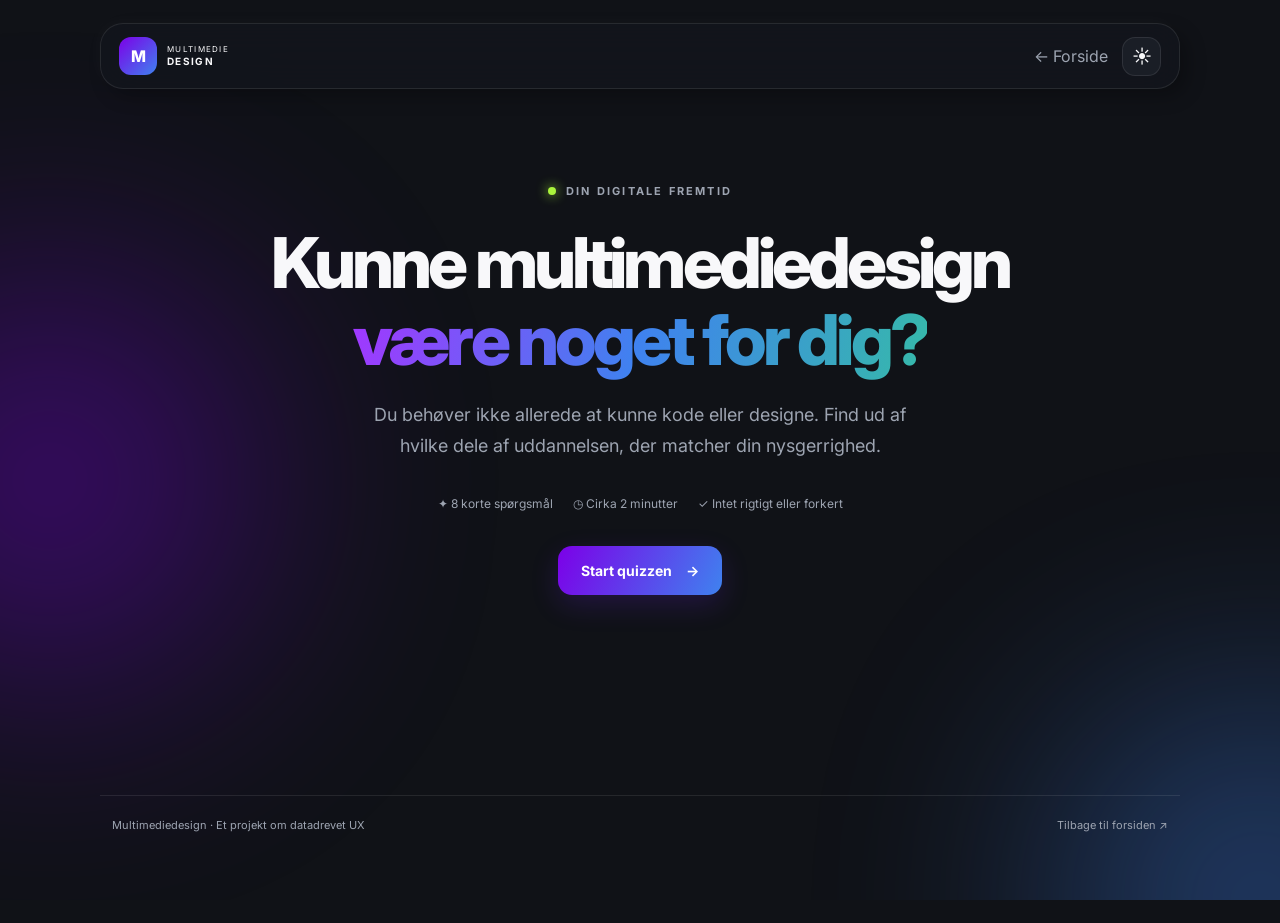
<file: quiz.html>
<!DOCTYPE html>
<html lang="da">
<head>
  <meta charset="UTF-8">
  <meta name="viewport" content="width=device-width, initial-scale=1">
  <meta name="description" content="Udforsk om multimediedesign passer til dine interesser med en kort, interaktiv quiz.">
  <title>Find din retning | Multimediedesign</title>
  <link rel="preconnect" href="https://fonts.googleapis.com">
  <link rel="preconnect" href="https://fonts.gstatic.com" crossorigin>
  <link href="https://fonts.googleapis.com/css2?family=Inter:wght@400;500;600;700;800&display=swap" rel="stylesheet">
  <link rel="stylesheet" href="style.css">
  <link rel="stylesheet" href="quiz.css">
  <script src="quiz.js" defer></script>
</head>
<body class="dark-mode quiz-page">
  <div class="background-blobs" aria-hidden="true">
    <div class="blob blob-purple"></div><div class="blob blob-blue"></div><div class="blob blob-green"></div>
  </div>
  <header class="quiz-header">
    <a href="index.html" class="quiz-brand" aria-label="Tilbage til forsiden">
      <span class="quiz-brand-icon">M</span><span class="quiz-brand-text"><small>MULTIMEDIE</small><strong>DESIGN</strong></span>
    </a>
    <nav class="quiz-header-actions" aria-label="Sidenavigation">
      <a href="index.html" class="quiz-back"><span aria-hidden="true">←</span> Forside</a>
      <button id="themeToggle" class="quiz-theme" type="button" aria-label="Skift mellem mørkt og lyst tema" title="Skift tema"><span id="themeIcon">☀</span></button>
    </nav>
  </header>

  <main class="quiz-main" id="main">
    <section class="quiz-intro" aria-labelledby="introTitle" id="introPanel">
      <span class="quiz-eyebrow"><span class="quiz-status-dot"></span> DIN DIGITALE FREMTID</span>
      <h1 id="introTitle">Kunne multimediedesign <span class="quiz-gradient">være noget for dig?</span></h1>
      <p>Du behøver ikke allerede at kunne kode eller designe. Find ud af hvilke dele af uddannelsen, der matcher din nysgerrighed.</p>
      <div class="quiz-meta"><span>✦ 8 korte spørgsmål</span><span>◷ Cirka 2 minutter</span><span>✓ Intet rigtigt eller forkert</span></div>
      <button id="startButton" class="quiz-primary" type="button">Start quizzen <span aria-hidden="true">→</span></button>
    </section>

    <section id="questionPanel" class="quiz-shell" aria-label="Spørgsmål" hidden>
      <div class="quiz-topline"><span id="stepLabel">SPØRGSMÅL 1 AF 8</span><span id="progressLabel">13%</span></div>
      <div class="quiz-progress" role="progressbar" id="progressBar" aria-label="Quiz-fremdrift" aria-valuemin="0" aria-valuemax="8" aria-valuenow="1"><div id="progressFill"></div></div>
      <div class="quiz-question-card">
        <div class="quiz-question-icon" id="questionIcon" aria-hidden="true">✦</div>
        <h2 id="questionTitle" tabindex="-1"></h2>
        <p id="questionDescription" class="quiz-question-description"></p>
        <div id="answerGrid" class="quiz-answer-grid" role="group" aria-label="Vælg et svar"></div>
      </div>
      <div class="quiz-bottomline">
        <button type="button" id="backButton" class="quiz-secondary">← Tilbage</button>
        <button type="button" id="nextButton" class="quiz-primary" disabled>Næste spørgsmål →</button>
      </div>
    </section>

    <section id="resultPanel" class="quiz-result" aria-labelledby="resultHeading" hidden>
      <span class="quiz-eyebrow"><span class="quiz-status-dot"></span> DIT RESULTAT</span>
      <h2 id="resultHeading" tabindex="-1">Din kreative profil</h2>
      <p id="resultLead" class="quiz-result-lead"></p>
      <div class="quiz-score-layout">
        <div class="quiz-score-circle" id="scoreCircle" role="img" aria-label="Dit vejledende interessematch">
          <div><strong id="scoreValue">0%</strong><span>interessematch</span></div>
        </div>
        <div class="quiz-score-copy">
          <span class="quiz-kicker">DIT VEJLEDENDE MATCH</span>
          <h3 id="matchTitle"></h3>
          <p id="matchText"></p>
        </div>
      </div>
      <div class="quiz-profile-card">
        <h3>Dine interesseområder</h3>
        <p>Se hvilke områder af multimediedesign dine svar peger imod.</p>
        <div id="categoryBars" class="quiz-category-bars"></div>
      </div>
      <div class="quiz-nextsteps">
        <h3>Hvad kan du undersøge nu?</h3>
        <p id="nextStepText"></p>
        <div class="quiz-result-actions">
          <a class="quiz-primary quiz-link-button" href="index.html#kompetencer">Udforsk kompetencerne <span aria-hidden="true">→</span></a>
          <a class="quiz-secondary quiz-link-button" href="https://www.ug.dk/videregaaende-uddannelser/erhvervsakademiuddannelser/multimediedesigner" target="_blank" rel="noopener noreferrer">Læs om uddannelsen ↗</a>
          <button class="quiz-secondary" id="restartButton" type="button">↻ Prøv igen</button>
        </div>
      </div>
      <p class="quiz-disclaimer">Procenten er beregnet ud fra svarene i denne quiz og de valgte spørgsmål – ikke ud fra validerede optagelsesdata eller en måling af dine evner. Et lavt match betyder ikke, at uddannelsen er udelukket.</p>
    </section>
  </main>
  <footer class="quiz-footer"><span>Multimediedesign · Et projekt om datadrevet UX</span><a href="index.html">Tilbage til forsiden ↗</a></footer>
</body>
</html>
</file>
<file: style.css>
/* ==========================================================
MULTIMEDIEDESIGN — STYLE.CSS
01  Tema og variabler
02  Reset og globale elementer
03  Baggrund, glas og fælles komponenter
04  Header og navigation
05  Hero og laptop
06  Sektioner og intro
07  Karriere-popups
08  Skills
09  Statistik
10  Quiz og footer
11  Responsive (1050 / 800 / 550 px)
========================================================== */

/* 01 — TEMA OG VARIABLER ---------------------------------- */

:root {

    --purple: #7c00e8;

    --purple-light: #a336ff;

    --blue: #3f82ef;

    --blue-light: #67a2ff;

    --green: #aaf43c;

    --green-light: #c3ff70;

    --black: #101217;

    --background: #101217;

    --background-secondary: #15181f;

    --surface: rgba(255, 255, 255, 0.06);

    --surface-hover: rgba(255, 255, 255, 0.09);

    --card: #1a1e26;

    --card-secondary: #20252e;

    --text: #f8f8fa;

    --text-muted: #9da4b1;

    --border: rgba(255, 255, 255, 0.09);

    --glass-bg: rgba(20, 23, 30, 0.68);

    /* Ens glaslook på alle STORE sektioner og statistikkort */

    --section-glass: rgba(20, 23, 30, 0.38);

    --inner-card-glass: rgba(26, 30, 38, 0.52);

    --section-blur: 9px;

    --section-air: clamp(110px, 12vw, 190px);

    --shadow: 15px 15px 35px rgba(0, 0, 0, 0.32), -8px -8px 25px rgba(255, 255, 255, 0.025);

    --shadow-small: 8px 8px 18px rgba(0, 0, 0, 0.25), -4px -4px 14px rgba(255, 255, 255, 0.025);

    --inset-shadow: inset 3px 3px 8px rgba(0, 0, 0, 0.25), inset -3px -3px 8px rgba(255, 255, 255, 0.04);

    --radius-large: 32px;

    --radius-medium: 22px;

    --radius-small: 14px;

    --transition: 0.3s ease;
}


body.light-mode {

    --background: #e8eaee;

    --background-secondary: #f3f4f6;

    --surface: rgba(255, 255, 255, 0.55);

    --surface-hover: rgba(255, 255, 255, 0.85);

    --card: #e6e8ec;

    --card-secondary: #f0f1f4;

    --text: #12151b;

    --text-muted: #626976;

    --border: rgba(20, 25, 35, 0.08);

    --glass-bg: rgba(245, 246, 249, 0.72);

    --section-glass: rgba(245, 246, 249, 0.42);

    --inner-card-glass: rgba(245, 246, 249, 0.65);

    --shadow: 14px 14px 32px rgba(163, 168, 180, 0.55), -12px -12px 30px rgba(255, 255, 255, 0.9);

    --shadow-small: 7px 7px 16px rgba(163, 168, 180, 0.45), -7px -7px 16px rgba(255, 255, 255, 0.85);

    --inset-shadow: inset 3px 3px 8px rgba(163, 168, 180, 0.45), inset -3px -3px 8px rgba(255, 255, 255, 0.8);
}


/* 02 — RESET OG GLOBALT ----------------------------------- */

* {

    margin: 0;

    padding: 0;

    box-sizing: border-box;
}


html {

    scroll-behavior: smooth;
}


body {

    font-family: "Inter", sans-serif;

    background:
            radial-gradient(circle at 20% 0%, rgba(124, 0, 232, 0.11), transparent 28%),
            radial-gradient(circle at 80% 15%, rgba(63, 130, 239, 0.09), transparent 25%),
            var(--background);

    color: var(--text);

    min-height: 100vh;

    transition: background var(--transition), color var(--transition);

    overflow-x: hidden;
}


a {

    text-decoration: none;

    color: inherit;
}


button {

    font-family: inherit;
}


main {

    width: min(1240px, calc(100% - 40px));

    margin: auto;
}


/* 03 — BAGGRUND, GLAS OG FÆLLES KOMPONENTER --------------- */

.background-blobs {

    position: fixed;

    width: 100%;

    height: 100%;

    left: 0;

    top: 0;

    pointer-events: none;

    overflow: hidden;

    z-index: -1;
}


.blob {

    position: absolute;

    width: 400px;

    height: 400px;

    border-radius: 50%;

    filter: blur(130px);

    opacity: 0.12;
}


.blob-purple {

    background: var(--purple);

    left: -150px;

    top: 280px;
}


.blob-blue {

    background: var(--blue);

    right: -180px;

    top: 700px;
}


.blob-green {

    background: var(--green);

    left: 40%;

    top: 1500px;

    opacity: 0.07;
}


.glass, .glass-section {

    background: var(--glass-bg);

    border: 1px solid var(--border);

    backdrop-filter: blur(22px);

    -webkit-backdrop-filter: blur(22px);
}


.glass-section {

    border-radius: var(--radius-large);

    padding: 50px;

    box-shadow: var(--shadow);

    margin-bottom: 90px;
}


/* Samme glaseffekt på hovedsektioner — statistik matcher denne */

main .glass-section {

    background: var(--section-glass);

    backdrop-filter: blur(var(--section-blur));

    -webkit-backdrop-filter: blur(var(--section-blur));
}


main > section + section {

    margin-top: var(--section-air);
}


.clay-card {

    background: linear-gradient(145deg, var(--card-secondary), var(--card));

    border: 1px solid var(--border);

    border-radius: var(--radius-medium);

    box-shadow: var(--shadow);

    transition: transform var(--transition), box-shadow var(--transition);
}


.clay-card:hover {

    transform: translateY(-7px);

    box-shadow: 18px 18px 35px rgba(0, 0, 0, 0.22);
}


/* Kort i main har et lettere transparent udtryk */

main .clay-card, main .mini-card {

    background: var(--inner-card-glass);
}


.section-tag {

    display: inline-flex;

    padding: 7px 10px;

    border-radius: 8px;

    background: rgba(124, 0, 232, 0.12);

    color: var(--purple-light);

    font-weight: 700;

    font-size: 0.63rem;

    letter-spacing: 1.3px;

    margin-bottom: 15px;
}


.section-heading {

    display: flex;

    justify-content: space-between;

    align-items: end;

    gap: 40px;

    margin-bottom: 40px;
}


.section-heading h2, .intro-text h2, .quiz-content h2 {

    font-size: clamp(2rem, 4vw, 3.5rem);

    letter-spacing: -2px;

    line-height: 1.05;
}


.section-heading h2 span, .intro-text h2 span, .quiz-content h2 span {

    color: var(--blue);
}


.section-heading > p {

    max-width: 400px;

    line-height: 1.65;

    color: var(--text-muted);

    font-size: 0.85rem;
}


/* 04 — HEADER OG NAVIGATION ------------------------------- */

.header {

    position: sticky;

    top: 18px;

    z-index: 1000;

    max-width: 1240px;

    height: 72px;

    margin: 18px auto 0;

    padding: 0 18px 0 22px;

    border-radius: 22px;

    display: flex;

    align-items: center;

    justify-content: space-between;

    box-shadow: var(--shadow-small);
}


.logo {

    display: flex;

    align-items: center;

    gap: 10px;
}


.logo-icon {

    width: 40px;

    height: 40px;

    display: flex;

    align-items: center;

    justify-content: center;

    border-radius: 12px;

    font-weight: 800;

    background: linear-gradient(135deg, var(--purple), var(--blue));

    color: white;

    box-shadow: 0 8px 18px rgba(124, 0, 232, 0.2);
}


.logo-text {

    display: flex;

    flex-direction: column;

    font-size: 0.65rem;

    letter-spacing: 1px;

    color: var(--text-muted);
}


.logo-text strong {

    color: var(--text);

    font-size: 0.8rem;
}


.desktop-nav {

    display: flex;

    gap: 7px;

    padding: 6px;

    background: var(--surface);

    border-radius: 14px;
}


.desktop-nav a {

    padding: 9px 15px;

    border-radius: 10px;

    font-size: 0.8rem;

    font-weight: 500;

    color: var(--text-muted);

    transition: var(--transition);
}


.desktop-nav a:hover {

    color: var(--text);

    background: var(--surface-hover);
}


.menu-container {

    position: relative;
}


.menu-button {

    width: 44px;

    height: 44px;

    border: none;

    border-radius: 13px;

    display: flex;

    flex-direction: column;

    justify-content: center;

    align-items: center;

    gap: 5px;

    cursor: pointer;

    background: var(--card);

    box-shadow: var(--shadow-small);
}


.menu-button span {

    width: 18px;

    height: 2px;

    border-radius: 10px;

    background: var(--text);

    transition: var(--transition);
}


.menu-button.active span:nth-child(1) {

    transform: translateY(7px) rotate(45deg);
}


.menu-button.active span:nth-child(2) {

    opacity: 0;
}


.menu-button.active span:nth-child(3) {

    transform: translateY(-7px) rotate(-45deg);
}


.menu-dropdown {

    position: absolute;

    width: 280px;

    right: 0;

    top: 60px;

    padding: 18px;

    border-radius: 20px;

    box-shadow: var(--shadow);

    opacity: 0;

    pointer-events: none;

    transform: translateY(-10px) scale(0.97);

    transition: var(--transition);
}


.menu-dropdown.active {

    opacity: 1;

    pointer-events: auto;

    transform: translateY(0) scale(1);
}


.menu-title {

    font-size: 0.72rem;

    color: var(--text-muted);

    text-transform: uppercase;

    letter-spacing: 1.5px;

    margin-bottom: 12px;
}


.theme-selector {

    display: flex;

    flex-direction: column;

    gap: 8px;
}


.theme-option {

    border: 1px solid transparent;

    background: transparent;

    color: var(--text);

    cursor: pointer;

    border-radius: 14px;

    padding: 12px;

    display: flex;

    align-items: center;

    gap: 12px;

    text-align: left;

    transition: var(--transition);
}


.theme-option:hover {

    background: var(--surface-hover);
}


.theme-option.active {

    background: rgba(124, 0, 232, 0.12);

    border-color: rgba(124, 0, 232, 0.25);
}


.theme-icon {

    width: 38px;

    height: 38px;

    border-radius: 11px;

    display: flex;

    align-items: center;

    justify-content: center;

    background: var(--card);

    box-shadow: var(--shadow-small);

    font-size: 1.2rem;
}


.theme-option div {

    display: flex;

    flex-direction: column;

    gap: 3px;
}


.theme-option strong {

    font-size: 0.82rem;
}


.theme-option small {

    color: var(--text-muted);

    font-size: 0.68rem;
}


/* 05 — HERO, LAPTOP OG FLYVENDE KORT ---------------------- */

.hero {

    min-height: 680px;

    padding: 100px 30px;

    display: grid;

    grid-template-columns: 1fr 1fr;

    align-items: center;

    gap: 60px;
}


.eyebrow {

    display: flex;

    align-items: center;

    gap: 8px;

    margin-bottom: 20px;

    color: var(--text-muted);

    font-size: 0.78rem;

    text-transform: uppercase;

    letter-spacing: 1.4px;
}


.eyebrow span {

    width: 8px;

    height: 8px;

    border-radius: 50%;

    background: var(--green);

    box-shadow: 0 0 12px var(--green);
}


.hero h1 {

    max-width: 650px;

    font-size: clamp(3rem, 5.6vw, 5.6rem);

    line-height: 0.98;

    letter-spacing: -4px;

    margin-bottom: 24px;
}


.gradient-text {

    padding-bottom: 8px;

    display: block;

    color: transparent;

    background: linear-gradient(90deg, var(--purple-light), var(--blue), var(--green));

    -webkit-background-clip: text;

    background-clip: text;
}


.hero-description {

    max-width: 510px;

    font-size: 1.05rem;

    line-height: 1.7;

    color: var(--text-muted);
}


.hero-buttons {

    display: flex;

    gap: 12px;

    margin-top: 32px;
}


.primary-button, .secondary-button {

    border: none;

    min-height: 50px;

    padding: 0 22px;

    border-radius: 15px;

    display: inline-flex;

    align-items: center;

    justify-content: center;

    gap: 15px;

    cursor: pointer;

    font-weight: 600;

    transition: var(--transition);
}


.primary-button {

    color: white;

    background: linear-gradient(135deg, var(--purple), var(--blue));

    box-shadow: 0 12px 25px rgba(124, 0, 232, 0.23);
}


.primary-button:hover {

    transform: translateY(-3px);

    box-shadow: 0 18px 35px rgba(124, 0, 232, 0.3);
}


.primary-button span {

    font-size: 1.3rem;
}


.secondary-button {

    color: var(--text);

    background: var(--card);

    box-shadow: var(--shadow-small);
}


.secondary-button:hover {

    transform: translateY(-3px);
}


.hero-small-stats {

    display: flex;

    gap: 28px;

    margin-top: 45px;
}


.hero-small-stats div {

    display: flex;

    flex-direction: column;

    gap: 4px;
}


.hero-small-stats strong {

    font-size: 0.8rem;
}


.hero-small-stats span {

    color: var(--text-muted);

    font-size: 0.7rem;
}


.hero-visual {

    height: 500px;

    position: relative;

    display: flex;

    align-items: center;

    justify-content: center;
}


.laptop {

    width: 440px;

    padding: 12px;

    border-radius: 24px;

    position: relative;

    transform: perspective(1000px) rotateY(-7deg) rotateX(3deg);

    box-shadow: var(--shadow);
}


.laptop-top {

    height: 280px;

    border-radius: 15px;

    overflow: hidden;

    background: #0d0f13;

    padding: 8px;
}


.browser-bar {

    height: 28px;

    display: flex;

    align-items: center;

    gap: 5px;

    padding: 0 10px;
}


.browser-bar span {

    width: 7px;

    height: 7px;

    border-radius: 50%;

    background: #5c6069;
}


.fake-page {

    height: calc(100% - 28px);

    padding: 16px;

    border-radius: 10px;

    background: linear-gradient(145deg, #1a1d24, #12151a);
}


.fake-nav {

    width: 100%;

    height: 22px;

    border-radius: 7px;

    background: rgba(255, 255, 255, 0.07);

    margin-bottom: 35px;
}


.fake-text {

    width: 70%;

    height: 16px;

    border-radius: 5px;

    background: var(--purple);
}


.fake-text.small {

    width: 45%;

    height: 7px;

    margin-top: 10px;

    background: rgba(255, 255, 255, 0.15);
}


.fake-cards {

    display: grid;

    grid-template-columns: repeat(3, 1fr);

    gap: 8px;

    margin-top: 40px;
}


.fake-cards div {

    height: 85px;

    border-radius: 12px;

    background: rgba(255, 255, 255, 0.07);
}


.fake-cards div:nth-child(2) {

    background: rgba(63, 130, 239, 0.25);
}


.laptop-bottom {

    position: absolute;

    width: 110%;

    height: 18px;

    left: -5%;

    bottom: -18px;

    border-radius: 0 0 50px 50px;

    background: linear-gradient(#777c87, #343740);
}


.floating-card {

    position: absolute;

    padding: 16px 20px;

    border-radius: 15px;

    color: white;

    font-weight: 600;

    font-size: 1rem;

    display: flex;

    align-items: center;

    gap: 8px;

    box-shadow: 0 14px 28px rgba(0, 0, 0, 0.25);

    animation: float 4s ease-in-out infinite;
}


.floating-card span {

    font-size: 1.8rem;
}


.floating-purple {

    background: linear-gradient(135deg, var(--purple), #5400a1);

    right: 0;

    top: 65px;

    rotate: -10deg;
}


.floating-blue {

    background: linear-gradient(135deg, var(--blue), #245abe);

    right: -20px;

    top: 190px;

    animation-delay: 0.7s;
}


.floating-green {

    color: #111;

    background: linear-gradient(135deg, var(--green), #78bc16);

    right: 30px;

    bottom: 65px;

    animation-delay: 1.2s;

    rotate: 8deg;
}


@keyframes float {

    0%, 100% {

        transform: translateY(0);
    }


    50% {

        transform: translateY(-10px);
    }
}


/* 06 — INTRO OG RETNINGER --------------------------------- */

.intro-grid {

    display: grid;

    grid-template-columns: 0.8fr 1.2fr;

    gap: 55px;

    align-items: center;
}


.intro-text h2 span {

    display: block;
}


.intro-text p {

    margin-top: 20px;

    max-width: 430px;

    color: var(--text-muted);

    line-height: 1.7;

    font-size: 0.88rem;
}


.mini-cards {

    display: grid;

    grid-template-columns: repeat(3, 1fr);

    gap: 13px;

    position: relative;

    z-index: 10;
}


.mini-card {

    min-height: 220px;

    padding: 22px;

    border-radius: 22px;

    display: flex;

    flex-direction: column;

    justify-content: end;

    box-shadow: var(--shadow-small);

    position: relative;

    overflow: hidden;

    transition: var(--transition);
}


.mini-card:hover {

    transform: translateY(-7px);
}


.mini-card::before {

    content: "";

    position: absolute;

    width: 160px;

    height: 160px;

    border-radius: 50%;

    top: -90px;

    right: -60px;

    opacity: 0.2;
}


/* De tre almindelige retningskort har ens, let transparent baggrund.
Accentfarverne i hjørnet bevares via ::before. */

.purple-card::before {

    background: var(--purple);
}


.blue-card::before {

    background: var(--blue);
}


.green-card::before {

    background: var(--green);
}


.mini-icon {

    width: 45px;

    height: 45px;

    display: flex;

    align-items: center;

    justify-content: center;

    border-radius: 13px;

    margin-bottom: 45px;

    background: var(--surface);

    box-shadow: var(--shadow-small);

    font-size: 1.2rem;
}


.mini-card strong {

    font-size: 0.95rem;

    margin-bottom: 8px;
}


.mini-card p {

    color: var(--text-muted);

    line-height: 1.5;

    font-size: 0.73rem;
}


/* 07 — KARRIERE-POPUPS ------------------------------------ */

.career-wrapper {

    position: relative;

    z-index: 1;
}


.career-wrapper.active {

    z-index: 50;
}


.career-main-card {

    width: 100%;

    border: none;

    color: var(--text);

    text-align: left;

    cursor: pointer;

    font-family: inherit;

    position: relative;

    z-index: 5;
}


.career-main-card.active {

    transform: translateY(-5px);
}


.career-floating-cards {

    position: absolute;

    inset: 0;

    pointer-events: none;

    z-index: 30;
}


.career-float {

    position: absolute;

    left: 50%;

    top: 50%;

    min-width: 170px;

    padding: 16px 20px;

    border-radius: 16px;

    display: flex;

    align-items: center;

    justify-content: center;

    text-align: center;

    font-size: 0.82rem;

    font-weight: 700;

    line-height: 1.25;

    letter-spacing: 0.2px;

    opacity: 0;

    pointer-events: none;

    border: 1px solid rgba(255, 255, 255, 0.14);

    box-shadow: 0 18px 36px rgba(0, 0, 0, 0.42), 0 5px 12px rgba(0, 0, 0, 0.22), inset 0 1px 0 rgba(255, 255, 255, 0.10);

    transform: translate3d(-50%, -50%, 0) scale(0.25) rotate(0deg);

    transform-origin: center;

    transition: opacity 0.22s ease, transform 0.72s cubic-bezier(0.16, 1, 0.3, 1);

    will-change: transform, opacity;

    backface-visibility: hidden;

    -webkit-font-smoothing: antialiased;
}


.career-wrapper.active .career-float {

    opacity: 1;
}


.career-wrapper.active .float-one {

    transform: translate3d(-170%, -118%, 0) scale(1) rotate(-8deg);

    transition-delay: 0s;
}


.career-wrapper.active .float-two {

    transform: translate3d(-50%, -235%, 0) scale(1) rotate(0deg);

    transition-delay: 0.07s;
}


.career-wrapper.active .float-three {

    transform: translate3d(70%, -118%, 0) scale(1) rotate(8deg);

    transition-delay: 0.14s;
}


/* Popup-kortene forbliver SOLIDE; påvirkes ikke af main .mini-card */

.purple-float {

    color: #fff;

    background: linear-gradient(135deg, #7c00e8 0%, #5400a1 100%);
}


.blue-float {

    color: #fff;

    background: linear-gradient(135deg, #3f82ef 0%, #245abe 100%);
}


.green-float {

    color: #111;

    background: linear-gradient(135deg, #aaf43c 0%, #78bc16 100%);
}


.intro-section, .intro-grid, .mini-cards, .career-wrapper {

    overflow: visible;
}


/* 08 — SKILLS --------------------------------------------- */

.skills-section {

    padding: 40px 10px 100px;
}


.skills-grid {

    display: grid;

    grid-template-columns: repeat(5, 1fr);

    gap: 15px;
}


.skill-card {

    min-height: 310px;

    padding: 22px;

    display: flex;

    flex-direction: column;

    justify-content: space-between;

    overflow: hidden;

    position: relative;
}


.skill-top {

    display: flex;

    justify-content: space-between;

    align-items: start;
}


.skill-icon {

    width: 54px;

    height: 54px;

    border-radius: 16px;

    display: flex;

    align-items: center;

    justify-content: center;

    font-weight: 800;

    font-size: 1.2rem;

    box-shadow: var(--inset-shadow);
}


.skill-icon.purple {

    color: #c881ff;

    background: rgba(124, 0, 232, 0.17);
}


.skill-icon.blue {

    color: #7db0ff;

    background: rgba(63, 130, 239, 0.17);
}


.skill-icon.green {

    color: var(--green);

    background: rgba(170, 244, 60, 0.1);
}


.number {

    font-size: 0.7rem;

    color: var(--text-muted);
}


.skill-card h3 {

    font-size: 1.1rem;

    margin-bottom: 10px;
}


.skill-card p {

    font-size: 0.75rem;

    line-height: 1.6;

    color: var(--text-muted);
}


.skill-line {

    position: absolute;

    height: 4px;

    bottom: 0;

    left: 25px;

    right: 25px;

    border-radius: 5px 5px 0 0;
}


.purple-line {

    background: var(--purple);
}


.blue-line {

    background: var(--blue);
}


.green-line {

    background: var(--green);
}


/* 09 — STATISTIK ------------------------------------------ */

.data-section {

    padding: 50px 10px 100px;
}


.data-grid {

    display: grid;

    grid-template-columns: 1fr 1fr;

    gap: 20px;
}


.chart-card {

    min-height: 400px;

    padding: 30px;
}


/* Præcis samme baggrund og blur som main .glass-section.
Afgrænset til statistik, så skills og popup-kort ikke ændres. */

main .data-section .chart-card {

    background: var(--section-glass);

    backdrop-filter: blur(var(--section-blur));

    -webkit-backdrop-filter: blur(var(--section-blur));
}


.card-heading {

    display: flex;

    align-items: center;

    justify-content: space-between;
}


.card-heading small {

    color: var(--text-muted);

    font-size: 0.62rem;

    letter-spacing: 1.5px;
}


.card-heading h3 {

    margin-top: 5px;

    font-size: 1.1rem;
}


.data-badge {

    padding: 7px 10px;

    border-radius: 9px;

    color: #ff7070;

    background: rgba(255, 70, 70, 0.1);

    font-size: 0.65rem;
}


.chart {

    height: 280px;

    margin-top: 35px;

    display: flex;

    align-items: end;

    gap: 16px;

    padding-top: 20px;
}


.chart-column {

    flex: 1;

    height: var(--height);

    min-height: 40px;

    border-radius: 12px 12px 4px 4px;

    background: linear-gradient(to top, rgba(124, 0, 232, 0.35), var(--purple));

    position: relative;

    box-shadow: inset 2px 2px 5px rgba(255, 255, 255, 0.12);

    transition: var(--transition);
}


.chart-column:nth-child(2) {

    background: linear-gradient(to top, rgba(109, 35, 221, 0.35), #7232dd);
}


.chart-column:nth-child(3) {

    background: linear-gradient(to top, rgba(63, 130, 239, 0.35), var(--blue));
}


.chart-column:nth-child(4) {

    background: linear-gradient(to top, rgba(83, 171, 216, 0.25), #50a1dd);
}


.chart-column.highlighted {

    background: linear-gradient(to top, rgba(170, 244, 60, 0.25), var(--green));
}


.chart-column:hover {

    transform: translateY(-7px);
}


.chart-column span {

    position: absolute;

    bottom: -27px;

    width: 100%;

    text-align: center;

    color: var(--text-muted);

    font-size: 0.62rem;
}


.pie-wrapper {

    min-height: 300px;

    display: flex;

    justify-content: center;

    align-items: center;

    gap: 50px;
}


.pie-chart {

    width: 190px;

    aspect-ratio: 1;

    border-radius: 50%;

    background: conic-gradient(var(--purple) 0% 42%, var(--blue) 42% 76%, var(--green) 76% 100%);

    box-shadow: var(--shadow-small);

    position: relative;
}


.pie-chart::after {

    content: "";

    position: absolute;

    inset: 45px;

    border-radius: 50%;

    background: var(--card);

    box-shadow: var(--inset-shadow);
}


.legend {

    display: flex;

    flex-direction: column;

    gap: 19px;
}


.legend > div {

    display: flex;

    align-items: center;

    gap: 10px;
}


.legend-color {

    width: 11px;

    height: 32px;

    border-radius: 10px;
}


.purple-bg {

    background: var(--purple);
}


.blue-bg {

    background: var(--blue);
}


.green-bg {

    background: var(--green);
}


.legend p {

    display: flex;

    flex-direction: column;

    color: var(--text-muted);

    font-size: 0.67rem;
}


.legend strong {

    color: var(--text);

    margin-bottom: 3px;

    font-size: 0.76rem;
}


/* 10 — QUIZ OG FOOTER ------------------------------------- */

.quiz-section {

    min-height: 390px;

    display: grid;

    grid-template-columns: 1fr 0.65fr;

    align-items: center;

    overflow: hidden;

    position: relative;
}


.quiz-content {

    max-width: 620px;
}


.quiz-content h2 span {

    display: block;

    color: var(--green);
}


.quiz-content p {

    max-width: 500px;

    margin-top: 18px;

    color: var(--text-muted);

    line-height: 1.65;

    font-size: 0.85rem;
}


.quiz-button {

    margin-top: 26px;
}


.quiz-orbit {

    display: flex;

    align-items: center;

    justify-content: center;
}


.orbit-circle {

    width: 250px;

    height: 250px;

    border-radius: 50%;

    border: 1px solid var(--border);

    position: relative;

    display: flex;

    justify-content: center;

    align-items: center;

    box-shadow: var(--inset-shadow);
}


.orbit-center {

    width: 105px;

    height: 105px;

    border-radius: 30px;

    background: linear-gradient(135deg, var(--purple), var(--blue));

    display: flex;

    align-items: center;

    justify-content: center;

    font-size: 3rem;

    font-weight: 700;

    color: white;

    box-shadow: 0 15px 35px rgba(124, 0, 232, 0.25);
}


.orbit-item {

    position: absolute;

    width: 48px;

    height: 48px;

    border-radius: 14px;

    background: var(--card);

    display: flex;

    align-items: center;

    justify-content: center;

    box-shadow: var(--shadow-small);

    font-weight: 700;
}


.orbit-one {

    top: -20px;

    color: var(--purple-light);
}


.orbit-two {

    right: -18px;

    bottom: 40px;

    color: var(--blue);
}


.orbit-three {

    left: -18px;

    bottom: 40px;

    color: var(--green);
}


footer {

    width: min(1240px, calc(100% - 40px));

    margin: 0 auto 30px;

    padding: 30px 10px;

    border-top: 1px solid var(--border);

    display: flex;

    justify-content: space-between;

    align-items: center;

    color: var(--text-muted);

    font-size: 0.7rem;
}


.footer-logo {

    display: flex;

    align-items: center;

    gap: 10px;

    color: var(--text);
}


/* 11 — RESPONSIVE: ALLE MEDIA QUERIES SAMLET NEDERST ----- */

@media (max-width: 1050px) {

    .desktop-nav {

        display: none;
    }


    .hero {

        grid-template-columns: 1fr;

        padding-top: 70px;

        text-align: center;
    }


    .hero-content {

        display: flex;

        flex-direction: column;

        align-items: center;
    }


    .hero-small-stats {

        justify-content: center;
    }


    .hero-visual {

        margin-top: -20px;
    }


    .intro-grid {

        grid-template-columns: 1fr;
    }


    .skills-grid {

        grid-template-columns: repeat(3, 1fr);
    }
}


@media (max-width: 800px) {

    .header {

        width: calc(100% - 30px);

        top: 12px;

        margin-top: 12px;
    }


    main {

        width: calc(100% - 30px);
    }


    .hero {

        padding: 75px 5px 60px;
    }


    .hero h1 {

        letter-spacing: -2.5px;
    }


    .hero-visual {

        height: 420px;

        transform: scale(0.85);
    }


    .glass-section {

        padding: 30px;

        border-radius: 25px;
    }


    .mini-cards {

        grid-template-columns: 1fr;
    }


    .mini-card {

        min-height: 170px;
    }


    .mini-icon {

        margin-bottom: 25px;
    }


    .skills-grid {

        grid-template-columns: repeat(2, 1fr);
    }


    .section-heading {

        flex-direction: column;

        align-items: start;
    }


    .data-grid {

        grid-template-columns: 1fr;
    }


    .quiz-section {

        grid-template-columns: 1fr;

        gap: 70px;

        padding-bottom: 60px;
    }


    .quiz-orbit {

        margin-bottom: 20px;
    }


    .career-float {

        min-width: 140px;

        padding: 13px 14px;

        font-size: 0.68rem;
    }


    /* De faktiske positioner skal ændres med transform,
    da desktop-positionerne også bruger transform. */

    .career-wrapper.active .float-one {

        transform: translate3d(-120%, -105%, 0) scale(1) rotate(-6deg);
    }


    .career-wrapper.active .float-two {

        transform: translate3d(-50%, -195%, 0) scale(1) rotate(0deg);
    }


    .career-wrapper.active .float-three {

        transform: translate3d(20%, -105%, 0) scale(1) rotate(6deg);
    }
}


@media (max-width: 768px) {

    :root {

        --section-air: clamp(70px, 11vw, 115px);
    }
}


@media (max-width: 550px) {

    /* ========================================
       HEADER / MENU
    ======================================== */

    .header {

        height: 60px;

        padding: 0 14px;
    }


    .logo-text {

        display: none;
    }


    .menu-dropdown {

        position: fixed;

        width: calc(100% - 30px);

        right: 15px;

        top: 85px;
    }


    /* ========================================
       FÆLLES SEKTIONER
    ======================================== */

    main {

        width: calc(100% - 24px);
    }


    main > section + section {

        margin-top: 85px;
    }


    .glass-section {

        padding: 25px 18px;

        border-radius: 24px;
    }


    .section-heading {

        gap: 12px;

        margin-bottom: 24px;
    }


    .section-heading h2,
    .intro-text h2,
    .quiz-content h2 {

        font-size: clamp(1.45rem, 6vw, 2rem);

        letter-spacing: -1px;
    }


    /* ========================================
       HERO: TEKST VENSTRE / COMPUTER HØJRE
    ======================================== */

    .hero {

        min-height: 280px;

        padding: 38px 4px 10px;

        display: grid;

        grid-template-columns: minmax(0, 1.1fr) minmax(0, 0.9fr);

        gap: 4px;

        align-items: center;

        text-align: left;
    }


    .hero-content {

        min-width: 0;

        display: flex;

        align-items: flex-start;

        text-align: left;
    }


    .eyebrow {

        font-size: 0.55rem;

        letter-spacing: 0.5px;

        margin-bottom: 10px;
    }


    .hero h1 {

        font-size: clamp(1.35rem, 6vw, 2rem);

        line-height: 1.08;

        letter-spacing: -1.2px;

        margin-bottom: 12px;

        overflow-wrap: anywhere;
    }


    .hero-description {

        font-size: 0.69rem;

        line-height: 1.55;
    }


    .hero-buttons {

        width: 100%;

        flex-direction: column;

        align-items: stretch;

        gap: 8px;

        margin-top: 15px;
    }


    .hero-buttons .primary-button,
    .hero-buttons .secondary-button {

        width: 100%;

        min-height: 35px;

        padding: 8px 10px;

        gap: 6px;

        font-size: 0.66rem;

        text-align: center;
    }


    .hero-small-stats {

        display: none;
    }


    .hero-visual {

        width: 100%;

        height: 230px;

        margin: 0;

        transform: none;

        overflow: visible;
    }


    .laptop {

        width: 440px;

        flex-shrink: 0;

        transform: scale(0.33) perspective(1000px) rotateY(-7deg) rotateX(3deg);

        transform-origin: center center;
    }


    .floating-card {

        display: none;
    }


    /* ========================================
       INTRO: TRE RETNINGSKORT I EN RÆKKE
    ======================================== */

    .intro-grid {

        grid-template-columns: minmax(0, 1fr);

        gap: 25px;
    }


    .intro-text {

        text-align: center;
    }


    .intro-text p {

        max-width: none;

        margin-top: 12px;

        font-size: 0.76rem;
    }


    .mini-cards {

        grid-template-columns: repeat(3, minmax(0, 1fr));

        gap: 8px;
    }


    .career-wrapper {

        min-width: 0;
    }


    .mini-card {

        width: 100%;

        min-height: 142px;

        padding: 12px 8px;

        border-radius: 16px;
    }


    .mini-icon {

        width: 32px;

        height: 32px;

        margin-bottom: 18px;

        font-size: 0.9rem;
    }


    .mini-card strong {

        font-size: 0.7rem;

        margin-bottom: 5px;

        overflow-wrap: anywhere;
    }


    .mini-card p {

        font-size: 0.59rem;

        line-height: 1.3;
    }


    /* Popup-kortene er mindre på mobil og får plads ved åbning. */
    .career-float {

        min-width: 108px;

        max-width: 140px;

        padding: 10px 8px;

        font-size: 0.6rem;
    }


    .career-wrapper.active .float-one {

        transform: translate3d(-110%, -150%, 0) scale(1) rotate(-6deg);
    }


    .career-wrapper.active .float-two {

        transform: translate3d(-50%, -245%, 0) scale(1) rotate(0deg);
    }


    .career-wrapper.active .float-three {

        transform: translate3d(10%, -150%, 0) scale(1) rotate(6deg);
    }


    /* ========================================
       KOMPETENCER: 3 ØVERST OG 2 NEDERST
    ======================================== */

    .skills-section {

        padding: 24px 0 30px;
    }


    .skills-grid {

        display: grid;

        grid-template-columns: repeat(6, minmax(0, 1fr));

        gap: 10px;
    }


    .skill-card {

        grid-column: span 2;

        min-height: 156px;

        padding: 11px 8px;

        border-radius: 15px;
    }


    .skill-card:nth-child(4) {

        grid-column: 2 / span 2;
    }


    .skill-card:nth-child(5) {

        grid-column: 4 / span 2;
    }


    .skill-icon {

        width: 30px;

        height: 30px;

        border-radius: 9px;

        font-size: 0.85rem;
    }


    .skill-top .number {

        font-size: 0.55rem;
    }


    .skill-card h3 {

        font-size: 0.72rem;

        line-height: 1.25;
    }


    .skill-card p {

        font-size: 0.58rem;

        line-height: 1.35;

        overflow-wrap: break-word;
    }


    .skill-line {

        left: 10px;

        right: 10px;
    }


    /* ========================================
       DATA: SØJLER OG CIRKELDIAGRAM STABLET
    ======================================== */

    .data-section {

        padding: 24px 0 35px;
    }


    .data-grid {

        grid-template-columns: minmax(0, 1fr);

        gap: 16px;
    }


    .chart-card {

        min-width: 0;

        min-height: 280px;

        padding: 20px 16px;
    }


    .chart {

        height: 190px;

        gap: 10px;

        margin-top: 25px;
    }


    .chart-column span {

        font-size: 0.56rem;
    }


    .pie-wrapper {

        min-height: 240px;

        flex-direction: row;

        flex-wrap: wrap;

        gap: 18px;

        padding-top: 12px;
    }


    .pie-chart {

        width: min(45%, 155px);

        flex-shrink: 0;
    }


    .pie-chart::after {

        inset: 24%;
    }


    .legend {

        gap: 12px;
    }


    .legend strong {

        font-size: 0.67rem;
    }


    .legend p {

        font-size: 0.58rem;
    }


    /* ========================================
       QUIZ: TEKST ØVERST / GRAFIK NEDERST
    ======================================== */

    .quiz-section {

        grid-template-columns: minmax(0, 1fr);

        gap: 30px;

        padding: 28px 20px 38px;

        text-align: left;
    }


    .quiz-content {

        display: flex;

        flex-direction: column;

        align-items: flex-start;
    }


    .quiz-content p {

        font-size: 0.76rem;
    }


    .quiz-button {

        width: auto;

        min-height: 42px;
    }


    .quiz-orbit {

        margin-bottom: 0;
    }


    .orbit-circle {

        width: 190px;

        height: 190px;
    }


    .orbit-center {

        width: 85px;

        height: 85px;
    }


    /* ========================================
       FOOTER
    ======================================== */

    footer {

        flex-direction: column;

        gap: 20px;

        text-align: center;
    }
}


/* Meget smalle telefoner: kort må ikke blive ulæselige. */
@media (max-width: 359px) {

    .hero {

        grid-template-columns: minmax(0, 1fr);
    }


    .hero-visual {

        height: 190px;
    }


    .mini-cards {

        grid-template-columns: 1fr;
    }


    .mini-card {

        min-height: 125px;
    }


    .skills-grid {

        grid-template-columns: repeat(2, minmax(0, 1fr));
    }


    .skill-card,
    .skill-card:nth-child(4),
    .skill-card:nth-child(5) {

        grid-column: auto;
    }


    .skill-card:last-child {

        grid-column: 1 / -1;
    }
}












/* ========================================
   MOBIL - LAYOUT OG ANIMATIONER
======================================== */

@media (max-width: 550px) {

    /* ========================================
       1. EKSTRA LUFT MELLEM SEKTIONER
    ======================================== */

    main > section + section {

        margin-top: clamp(130px, 20vw, 180px);

    }


    /* ========================================
       2. POP-UP-KORT
       FÆLLES PLACERING OVER HOVEDKORTENE
    ======================================== */

    .mini-cards {

        display: grid;

        grid-template-columns: repeat(3, minmax(0, 1fr));

        gap: 10px;

        padding-top: 48px;

        position: relative;

        overflow: visible;

    }


    .career-wrapper {

        position: relative;

        min-width: 0;

        overflow: visible;

    }


    .career-wrapper.active {

        z-index: 80;

    }


    /* Overlayet skal dække alle tre hovedkort */

    .career-floating-cards,
    .career-wrapper.active .career-floating-cards {

        position: absolute;

        top: -44px;

        height: 38px;

        display: block;

        margin: 0;

        padding: 0;

        overflow: visible;

        pointer-events: none;

        z-index: 90;

    }


    /* Klik på første hovedkort */

    .mini-cards > .career-wrapper:nth-child(1)
    .career-floating-cards {

        left: 0;

        width: calc(300% + 20px);

    }


    /* Klik på andet hovedkort */

    .mini-cards > .career-wrapper:nth-child(2)
    .career-floating-cards {

        left: calc(-100% - 10px);

        width: calc(300% + 20px);

    }


    /* Klik på tredje hovedkort */

    .mini-cards > .career-wrapper:nth-child(3)
    .career-floating-cards {

        left: calc(-200% - 20px);

        width: calc(300% + 20px);

    }


    /* Startposition for pop-up-kortene */

    .career-float,
    .career-wrapper.active .career-float {

        position: absolute;

        top: 0;

        width: calc((100% - 20px) / 3);

        min-width: 0;

        height: 34px;

        padding: 6px 4px;

        font-size: 0.55rem;

        white-space: normal;

        text-align: center;

        opacity: 0;

        transform:
                translate(-50%, 12px)
                scale(0.65)
                rotate(0deg);

        transition:
                opacity 0.25s ease,
                transform 0.5s cubic-bezier(0.16, 1, 0.3, 1);

    }


    /* Når kortene åbnes */

    .career-wrapper.active .career-float {

        opacity: 1;

        transform:
                translate(-50%, 0)
                scale(1)
                rotate(0deg);

    }


    /* Venstre stillingskort */

    .career-float.float-one,
    .career-wrapper.active .float-one {

        left: calc((100% - 20px) / 6);

        top: 0;

    }


    /* Midterste stillingskort */

    .career-float.float-two,
    .career-wrapper.active .float-two {

        left: 50%;

        top: 0;

    }


    /* Højre stillingskort */

    .career-float.float-three,
    .career-wrapper.active .float-three {

        left: calc(100% - (100% - 20px) / 6);

        top: 0;

    }


    /* ========================================
       3. KOMPETENCESEKTION - GLASMORPHISM
    ======================================== */

    main .skills-section {

        background: var(
                --section-glass,
                rgba(20, 23, 30, 0.38)
        );

        border: 1px solid var(--border);

        border-radius: 25px;

        padding: 30px 16px 36px;

        backdrop-filter: blur(9px);
        -webkit-backdrop-filter: blur(9px);

        box-shadow: var(--shadow);

    }


    body.light-mode main .skills-section {

        background: rgba(245, 246, 249, 0.42);

    }


    /* ========================================
       4. KOMPETENCEKORT - 3 + 2
    ======================================== */

    main .skills-section .skills-grid {

        display: grid;

        grid-template-columns: repeat(6, minmax(0, 1fr));

        gap: 10px;

    }


    main .skills-section .skill-card {

        grid-column: span 2;

        min-width: 0;

        min-height: 185px;

        padding: 10px;

    }


    main .skills-section .skill-card:nth-child(4),
    main .skills-section .skill-card:nth-child(5) {

        grid-column: span 3;

    }


    main .skills-section .skill-card h3 {

        font-size: 0.79rem;

    }


    main .skills-section .skill-card p {

        font-size: 0.65rem;

        line-height: 1.45;

        overflow-wrap: anywhere;

    }


    main .skills-section .skill-icon {

        width: 32px;

        height: 32px;

        font-size: 0.9rem;

    }


    main .skills-section .skill-line {

        left: 10px;

        right: 10px;

    }
    /* ========================================
   MOBIL - STATISTIK
   Mere plads til årstallene
======================================== */

    .data-section .chart-card {

        padding-bottom: 45px;

    }


    .data-section .chart {

        height: 250px;

        margin-bottom: 15px;

    }


    .data-section .chart-column span {

        bottom: -20px;

        font-size: 0.6rem;

    }

}












/* ========================================
   TABLET - POP-UP-KORT
   Samme animation og placering som mobil
======================================== */

@media (min-width: 600px) and (max-width: 1200px) {

    /* De tre hovedkort */

    .mini-cards {

        display: grid;

        grid-template-columns:
                repeat(3, minmax(0, 1fr));

        gap: 13px;

        padding-top: 55px;

        position: relative;

        overflow: visible;

    }


    .career-wrapper {

        position: relative;

        min-width: 0;

        overflow: visible;

    }


    .career-wrapper.active {

        z-index: 80;

    }


    /* Fælles overlay over alle tre kort */

    .career-floating-cards,
    .career-wrapper.active .career-floating-cards {

        position: absolute;

        top: -48px;

        height: 42px;

        display: block;

        inset-inline: auto;

        margin: 0;

        padding: 0;

        overflow: visible;

        pointer-events: none;

        z-index: 90;

    }


    /* Overlay ved klik på første kort */

    .mini-cards > .career-wrapper:nth-child(1)
    .career-floating-cards {

        left: 0;

        width: calc(300% + 26px);

    }


    /* Overlay ved klik på andet kort */

    .mini-cards > .career-wrapper:nth-child(2)
    .career-floating-cards {

        left: calc(-100% - 13px);

        width: calc(300% + 26px);

    }


    /* Overlay ved klik på tredje kort */

    .mini-cards > .career-wrapper:nth-child(3)
    .career-floating-cards {

        left: calc(-200% - 26px);

        width: calc(300% + 26px);

    }


    /* Pop-up-kortenes udseende og animation */

    .career-float,
    .career-wrapper.active .career-float {

        position: absolute;

        top: 0;

        width: calc((100% - 26px) / 3);

        min-width: 0;

        height: 38px;

        padding: 8px 6px;

        font-size: 0.68rem;

        white-space: normal;

        text-align: center;

        opacity: 0;

        transform:
                translate(-50%, 12px)
                scale(0.65)
                rotate(0deg);

        transition:
                opacity 0.25s ease,
                transform 0.5s cubic-bezier(0.16, 1, 0.3, 1);

    }


    /* Når man klikker på et hovedkort */

    .career-wrapper.active .career-float {

        opacity: 1;

        transform:
                translate(-50%, 0)
                scale(1)
                rotate(0deg);

    }


    /* Venstre pop-up */

    .career-float.float-one,
    .career-wrapper.active .float-one {

        left: calc((100% - 26px) / 6);

        top: 0;

    }


    /* Midterste pop-up */

    .career-float.float-two,
    .career-wrapper.active .float-two {

        left: 50%;

        top: 0;

    }


    /* Højre pop-up */

    .career-float.float-three,
    .career-wrapper.active .float-three {

        left: calc(100% - (100% - 26px) / 6);

        top: 0;

    }

}



/* ==========================================================
   OPDATERING — DIREKTE TEMA-KNAP + LØNCHART
========================================================== */

.header-actions {
    display: flex;
    align-items: center;
    gap: 12px;
}

.header-theme-toggle {
    min-width: 44px;
    height: 44px;
    padding: 0 14px;
    border: none;
    border-radius: 14px;
    display: inline-flex;
    align-items: center;
    justify-content: center;
    gap: 10px;
    cursor: pointer;
    color: var(--text);
    background: var(--card);
    box-shadow: var(--shadow-small);
    transition: transform var(--transition), background var(--transition), color var(--transition);
}

.header-theme-toggle:hover {
    transform: translateY(-2px);
}

.theme-toggle-icon {
    font-size: 1.1rem;
    line-height: 1;
}

.theme-toggle-label {
    font-size: 0.78rem;
    font-weight: 600;
    white-space: nowrap;
}

.card-heading-stack {
    align-items: flex-start;
    gap: 18px;
    flex-wrap: wrap;
}

.chart-controls {
    display: inline-flex;
    align-items: center;
    gap: 8px;
    padding: 6px;
    border-radius: 14px;
    background: var(--surface);
}

.salary-toggle {
    border: 1px solid transparent;
    background: transparent;
    color: var(--text-muted);
    min-height: 38px;
    padding: 0 14px;
    border-radius: 10px;
    font-size: 0.78rem;
    font-weight: 600;
    cursor: pointer;
    transition: var(--transition);
}

.salary-toggle:hover {
    color: var(--text);
    background: var(--surface-hover);
}

.salary-toggle.active {
    color: #fff;
    background: linear-gradient(135deg, var(--purple), var(--blue));
    box-shadow: 0 10px 22px rgba(124, 0, 232, 0.18);
}

.chart-description {
    margin-top: 18px;
    color: var(--text-muted);
    line-height: 1.65;
    font-size: 0.84rem;
    max-width: 640px;
}

.salary-chart-card {
    min-height: 470px;
}

.salary-chart {
    height: 320px;
    margin-top: 30px;
    gap: 18px;
    align-items: end;
}

.salary-chart .salary-column {
    min-height: 68px;
    display: flex;
    align-items: flex-start;
    justify-content: flex-start;
    padding: 12px 10px;
    overflow: visible;
}

.salary-chart .salary-column .chart-value {
    position: absolute;
    top: -30px;
    left: 50%;
    transform: translateX(-50%);
    font-size: 0.7rem;
    font-weight: 700;
    color: var(--text);
    white-space: nowrap;
}

.salary-chart .salary-column span {
    bottom: -62px;
    left: 50%;
    width: 108%;
    transform: translateX(-50%);
    line-height: 1.25;
    font-size: 0.62rem;
    white-space: normal;
}

.salary-chart .salary-column.no-data {
    background: linear-gradient(to top, rgba(157, 164, 177, 0.18), rgba(157, 164, 177, 0.35));
    border: 1px dashed rgba(157, 164, 177, 0.45);
    box-shadow: none;
}

.chart-note {
    margin-top: 78px;
    color: var(--text-muted);
    line-height: 1.6;
    font-size: 0.74rem;
}

@media (max-width: 1050px) {
    .theme-toggle-label {
        display: none;
    }

    .header-theme-toggle {
        width: 44px;
        padding: 0;
    }
}

@media (max-width: 800px) {
    .salary-chart {
        height: 290px;
        gap: 12px;
    }

    .salary-chart .salary-column .chart-value {
        font-size: 0.62rem;
        top: -26px;
    }

    .salary-chart .salary-column span {
        bottom: -76px;
        font-size: 0.56rem;
    }

    .chart-note {
        margin-top: 92px;
    }
}

@media (max-width: 550px) {
    .header {
        gap: 10px;
    }

    .header-actions {
        margin-left: auto;
    }

    .card-heading-stack {
        flex-direction: column;
        align-items: stretch;
    }

    .chart-controls {
        width: 100%;
        justify-content: stretch;
    }

    .salary-toggle {
        flex: 1;
        padding: 0 10px;
        font-size: 0.72rem;
    }

    .salary-chart {
        gap: 10px;
        height: 260px;
    }

    .salary-chart .salary-column {
        padding: 10px 6px;
    }

    .salary-chart .salary-column .chart-value {
        font-size: 0.56rem;
        top: -24px;
    }

    .salary-chart .salary-column span {
        bottom: -82px;
        font-size: 0.52rem;
        width: 120%;
    }

    .chart-note {
        margin-top: 105px;
    }
}





/* ========== INTERAKTIV RESEARCH I HØJRE STATISTIKKORT ========== */
.data-grid { align-items: stretch; }
.data-grid > .chart-card { min-width: 0; }
.research-card { display:flex; flex-direction:column; gap:0; }
.research-card:hover { transform:none; box-shadow:var(--shadow); }
.research-intro { color:var(--text-muted);font-size:.78rem;line-height:1.55;margin-top:10px; }
.research-tabs { display:grid;grid-template-columns:repeat(3,minmax(0,1fr));gap:8px;margin-top:20px; }
.research-tab { min-width:0;display:flex;align-items:center;justify-content:center;gap:6px;padding:11px 5px;border-radius:12px;border:1px solid var(--border);background:var(--surface);color:var(--text-muted);font:600 .74rem Inter,sans-serif;cursor:pointer;transition:background .2s,border .2s,color .2s,transform .2s; }
.research-tab:hover { transform:translateY(-2px);background:var(--surface-hover); }
.research-tab.active { background:rgba(124,0,232,.16);border-color:var(--purple-light);color:var(--text); }
.research-tab:focus-visible,.research-method-button:focus-visible { outline:2px solid var(--blue);outline-offset:3px; }
.research-tab-icon { font-size:1rem; }
.research-panel { margin-top:16px;background:var(--surface);border:1px solid var(--border);border-radius:19px;padding:19px; }
.research-main-stat { display:flex;gap:10px;align-items:center;justify-content:space-between; }
.research-stat-copy { min-width:0;flex:1; }
.research-percent { font-size:clamp(2.2rem,4.5vw,3.5rem);line-height:1.1;letter-spacing:-2px;color:var(--text);font-weight:800; }
.research-stat-copy p { font-size:.79rem;line-height:1.6;color:var(--text-muted);margin-top:6px; }
.research-ring { flex-shrink:0;width:108px;aspect-ratio:1;border-radius:50%;background:conic-gradient(var(--insight-color,#9851ed) var(--insight-value,75%),var(--border) 0);display:grid;place-items:center;transition:background .3s; }
.research-ring-hole { width:74px;aspect-ratio:1;display:grid;place-items:center;border-radius:50%;background:var(--card);font-size:1.35rem;color:var(--insight-color,#9851ed); }
.research-secondary { padding-top:15px;margin-top:16px;border-top:1px solid var(--border); }
.research-secondary-head { display:flex;justify-content:space-between;align-items:center;gap:8px;font-size:.75rem;color:var(--text-muted); }
.research-secondary-head strong { color:var(--text);white-space:nowrap; }
.research-track { height:9px;border-radius:99px;background:var(--border);margin-top:10px;overflow:hidden; }
.research-track span { display:block;height:100%;border-radius:inherit;background:var(--insight-color,#9851ed);transition:width .55s cubic-bezier(.2,.8,.2,1),background .3s; }
.research-quote { border-left:3px solid var(--insight-color,#9851ed);padding-left:12px;font-size:.78rem;font-style:italic;line-height:1.55;color:var(--text);margin:17px 0 0; }
.research-explanation { margin-top:12px;color:var(--text-muted);line-height:1.5;font-size:.72rem; }
.research-footnote { margin-top:auto;padding-top:15px;color:var(--text-muted);font-size:.66rem;line-height:1.5; }
.research-method-button { color:var(--blue-light);background:none;border:0;text-decoration:underline;cursor:pointer;font:inherit; }
.research-method-details { margin-top:10px;font-size:.7rem;color:var(--text-muted);line-height:1.6; }
.research-method-details[hidden] { display:none; }
@media (max-width:1100px) { .research-ring { width:88px; }.research-ring-hole {width:61px;} .research-panel {padding:15px;} }
@media (max-width:550px) { .research-tab {font-size:.72rem;} .research-card {padding:23px;} .research-percent {font-size:2.65rem;} }
@media (prefers-reduced-motion:reduce) { .research-track span,.research-tab {transition:none;} }


/* Klik-ikon i de farvede hjørner på karrierekortene */
.career-main-card .career-click-icon {
    position: absolute;
    top: 5px;
    right: 4px;
    width: 67px;
    height: 67px;
    object-fit: contain;
    z-index: 2;
    pointer-events: none;
    opacity: .95;
    filter: drop-shadow(0 2px 5px rgba(0, 0, 0, .22));
    transform: rotate(-10deg);
    transition: transform .35s ease, opacity .35s ease;
}
.career-main-card:hover .career-click-icon,
.career-main-card.active .career-click-icon {
    transform: rotate(-10deg) scale(1.12);
}
@media (max-width: 550px) {
    .career-main-card .career-click-icon {
        width: 55px;
        height: 55px;
        top: 5px;
        right: 5px;
    }
}
</file>
<file: quiz.css>
/* Quizsiden bruger tema-variablerne i hjemmesidens eksisterende style.css. */
body.quiz-page{font-family:'Inter',sans-serif;background:var(--background);color:var(--text);min-height:100vh;overflow-x:hidden}
body.quiz-page button,body.quiz-page a{font:inherit}body.quiz-page button{cursor:pointer}
.quiz-page .background-blobs{pointer-events:none;position:fixed;inset:0;z-index:0;overflow:hidden}
.quiz-page .background-blobs .blob{opacity:.42}
.quiz-header,.quiz-main,.quiz-footer{position:relative;z-index:2}
.quiz-header{width:min(1080px,calc(100% - 36px));margin:23px auto 0;min-height:66px;padding:12px 18px;display:flex;align-items:center;justify-content:space-between;gap:18px;border:1px solid var(--border);border-radius:23px;background:var(--glass-bg);backdrop-filter:blur(20px);box-shadow:var(--shadow-small)}
.quiz-brand{display:flex;align-items:center;gap:10px;color:var(--text);text-decoration:none}.quiz-brand-icon{width:38px;height:38px;display:grid;place-items:center;border-radius:12px;color:#fff;font-size:16px;font-weight:800;background:linear-gradient(135deg,var(--purple),var(--blue))}.quiz-brand-text{display:flex;flex-direction:column;letter-spacing:1.3px;line-height:1.2;font-size:10px}.quiz-brand-text small{font-size:8px}.quiz-header-actions{display:flex;align-items:center;gap:14px}.quiz-back{color:var(--text-muted);text-decoration:none;font-size:13px}.quiz-back:hover{color:var(--text)}.quiz-theme{width:39px;height:39px;border:1px solid var(--border);border-radius:13px;background:var(--card);color:var(--text);font-size:19px!important}
.quiz-main{width:min(880px,calc(100% - 36px));margin:0 auto;min-height:calc(100vh - 194px)}.quiz-intro{text-align:center;padding:clamp(75px,10vh,130px) 0 80px;max-width:780px;margin:auto}.quiz-eyebrow{display:inline-flex;align-items:center;gap:10px;letter-spacing:2.2px;font-size:11px;font-weight:700;color:var(--text-muted)}.quiz-status-dot{width:8px;height:8px;background:var(--green);border-radius:50%;box-shadow:0 0 12px var(--green)}.quiz-intro h1{font-size:clamp(38px,6.2vw,70px);line-height:1.1;font-weight:800;letter-spacing:-.055em;margin:25px auto 22px;max-width:820px}.quiz-gradient{background:linear-gradient(105deg,var(--purple-light),var(--blue),#36baa9);-webkit-background-clip:text;background-clip:text;color:transparent}.quiz-intro>p:not(.quiz-disclaimer){font-size:clamp(15px,1.8vw,18px);color:var(--text-muted);line-height:1.7;max-width:570px;margin:0 auto}.quiz-meta{margin:35px 0;display:flex;gap:20px;justify-content:center;flex-wrap:wrap;color:var(--text-muted);font-size:12px}.quiz-primary,.quiz-secondary{display:inline-flex;align-items:center;justify-content:center;gap:14px;border-radius:14px;padding:15px 23px;min-height:49px;font-weight:700!important;font-size:14px!important;text-decoration:none;transition:transform .25s ease,box-shadow .25s ease,background .25s ease}.quiz-primary{color:white!important;background:linear-gradient(115deg,var(--purple),var(--blue));border:none;box-shadow:0 10px 28px rgba(105,37,230,.2)}.quiz-primary:hover:not(:disabled){transform:translateY(-3px);box-shadow:0 13px 30px rgba(105,37,230,.32)}.quiz-primary:disabled{opacity:.42;cursor:not-allowed}.quiz-secondary{background:var(--surface);color:var(--text)!important;border:1px solid var(--border)}.quiz-secondary:hover{background:var(--surface-hover)}.quiz-disclaimer{font-size:11px!important;line-height:1.7!important;color:var(--text-muted)!important;margin:26px auto 0!important;max-width:650px}
.quiz-shell{padding:66px 0 65px}.quiz-topline,.quiz-bottomline{display:flex;align-items:center;justify-content:space-between;gap:20px}.quiz-topline{font-size:11px;letter-spacing:1.7px;font-weight:750;color:var(--text-muted)}.quiz-progress{height:7px;margin:15px 0 27px;border-radius:50px;background:var(--surface-hover);overflow:hidden}.quiz-progress>div{height:100%;width:12.5%;background:linear-gradient(90deg,var(--purple-light),var(--blue));border-radius:50px;transition:width .45s ease}.quiz-question-card{background:var(--glass-bg);border:1px solid var(--border);border-radius:32px;box-shadow:var(--shadow);backdrop-filter:blur(18px);padding:clamp(25px,5vw,48px)}.quiz-question-icon{height:58px;width:58px;display:grid;place-items:center;border-radius:20px;color:var(--green);background:rgba(125,48,205,.17);font-size:28px;margin-bottom:24px}.quiz-question-card h2{font-size:clamp(25px,4vw,39px);letter-spacing:-.035em;line-height:1.17;margin-bottom:12px}.quiz-question-description{color:var(--text-muted);font-size:14px;line-height:1.65;margin-bottom:27px}.quiz-answer-grid{display:grid;grid-template-columns:repeat(2,minmax(0,1fr));gap:13px}.quiz-answer{display:flex;align-items:center;text-align:left;gap:15px;padding:19px;min-height:87px;border-radius:18px;border:1px solid var(--border);background:var(--card);color:var(--text);transition:transform .2s ease,border-color .2s ease,background .2s ease;line-height:1.5}.quiz-answer:hover{transform:translateY(-2px);border-color:rgba(130,102,252,.6)}.quiz-answer[aria-pressed="true"]{border-color:var(--purple-light);background:color-mix(in srgb,var(--purple) 15%,var(--card));box-shadow:0 0 0 1px var(--purple-light)}.quiz-answer-symbol{flex:0 0 38px;height:38px;width:38px;display:grid;place-items:center;border-radius:12px;background:var(--surface-hover);font-size:20px}.quiz-answer-label{flex:1;font-size:13px;font-weight:650}.quiz-answer-check{color:var(--purple-light);font-size:20px;opacity:0}.quiz-answer[aria-pressed="true"] .quiz-answer-check{opacity:1}.quiz-bottomline{margin-top:27px}
.quiz-result{padding:68px 0 80px}.quiz-result>h2{font-size:clamp(38px,5.5vw,60px);letter-spacing:-.05em;line-height:1.12;margin:20px 0 13px}.quiz-result-lead{color:var(--text-muted);max-width:680px;line-height:1.7}.quiz-score-layout{margin-top:30px;display:grid;grid-template-columns:215px 1fr;gap:40px;align-items:center;padding:38px;background:var(--glass-bg);border:1px solid var(--border);border-radius:30px;box-shadow:var(--shadow-small)}.quiz-score-circle{height:192px;width:192px;display:grid;place-items:center;border-radius:50%;background:conic-gradient(var(--purple-light) var(--fill,0%),var(--surface-hover) 0);padding:12px}.quiz-score-circle>div{height:100%;width:100%;border-radius:50%;display:flex;flex-direction:column;align-items:center;justify-content:center;background:var(--card)}.quiz-score-circle strong{font-size:47px;letter-spacing:-.06em}.quiz-score-circle span{color:var(--text-muted);font-size:11px}.quiz-kicker{font-size:10px;color:var(--purple-light);font-weight:800;letter-spacing:1.6px}.quiz-score-copy h3{margin:12px 0;font-size:clamp(23px,3vw,32px);letter-spacing:-.03em}.quiz-score-copy p,.quiz-profile-card>p,.quiz-nextsteps>p{color:var(--text-muted);font-size:14px;line-height:1.7}.quiz-profile-card,.quiz-nextsteps{margin-top:22px;background:var(--glass-bg);padding:32px;border:1px solid var(--border);border-radius:25px}.quiz-profile-card h3,.quiz-nextsteps h3{font-size:21px;margin-bottom:9px}.quiz-category-bars{margin-top:24px;display:grid;gap:18px}.quiz-category-row-header{display:flex;justify-content:space-between;gap:15px;font-size:13px;font-weight:700;margin-bottom:10px}.quiz-category-row-header span:last-child{color:var(--text-muted)}.quiz-category-track{height:10px;background:var(--surface-hover);border-radius:100px;overflow:hidden}.quiz-category-fill{height:100%;background:linear-gradient(90deg,var(--purple-light),var(--blue));border-radius:100px;transition:width .8s ease}.quiz-result-actions{display:flex;gap:12px;flex-wrap:wrap;margin-top:23px}.quiz-link-button{font-size:13px!important}.quiz-footer{max-width:1080px;margin:0 auto;padding:22px 12px 30px;border-top:1px solid var(--border);display:flex;justify-content:space-between;gap:15px;font-size:11px;color:var(--text-muted)}.quiz-footer a{color:var(--text-muted);text-decoration:none}
.quiz-page :focus-visible{outline:3px solid var(--green);outline-offset:3px}
[hidden]{display:none!important}
@media(max-width:650px){.quiz-header{margin-top:12px}.quiz-main{width:calc(100% - 28px)}.quiz-intro{padding:67px 0}.quiz-meta{gap:12px}.quiz-shell{padding:42px 0}.quiz-answer-grid{grid-template-columns:1fr}.quiz-answer{min-height:72px}.quiz-question-card{border-radius:23px}.quiz-bottomline{gap:10px}.quiz-bottomline button{padding:13px 15px}.quiz-score-layout{grid-template-columns:1fr;justify-items:center;text-align:center;gap:20px;padding:24px}.quiz-profile-card,.quiz-nextsteps{padding:23px}.quiz-footer{flex-direction:column;padding:20px}}
@media(prefers-reduced-motion:reduce){.quiz-page *{transition:none!important;animation:none!important;scroll-behavior:auto!important}}
</file>
